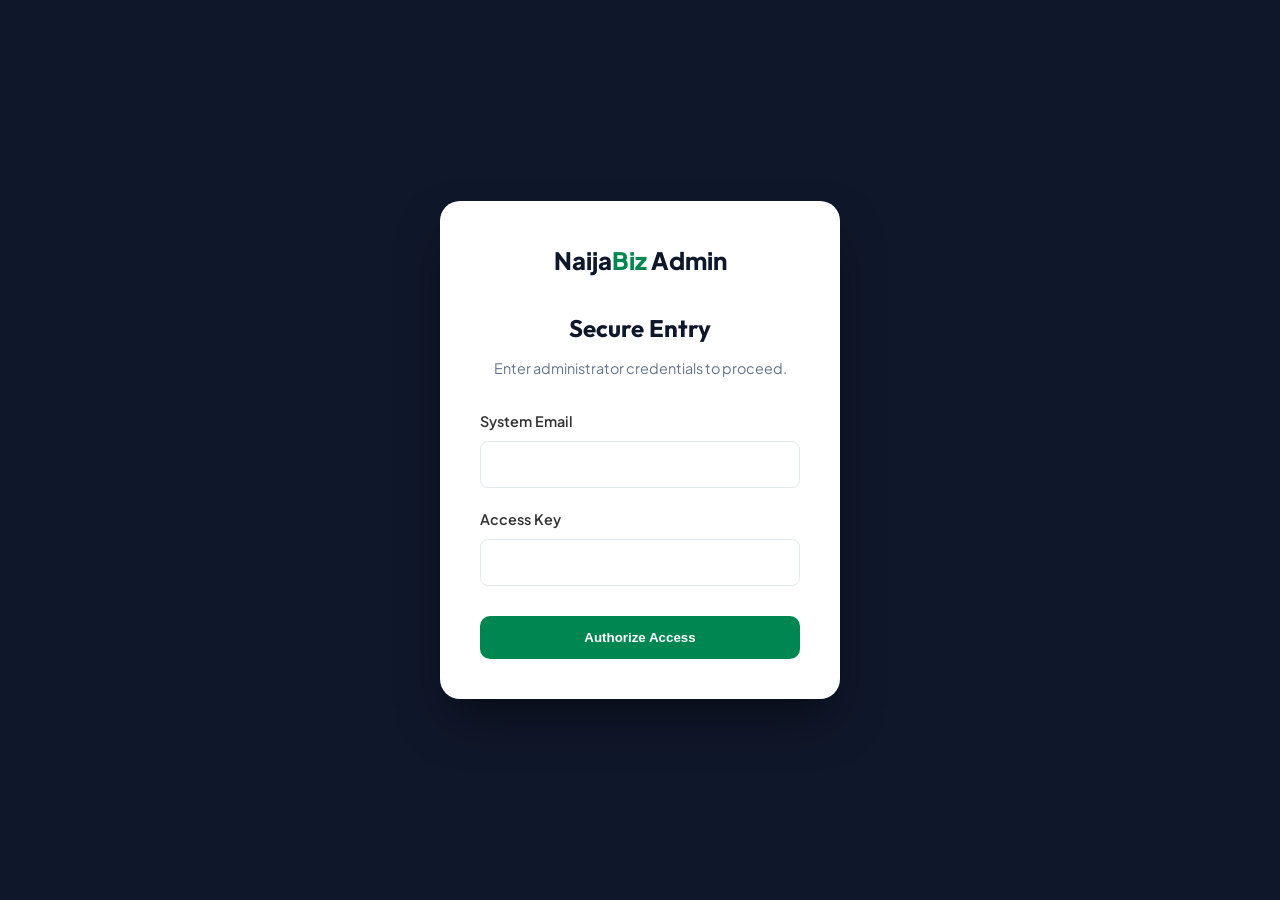
<file: pages/admin-login.html>
<!DOCTYPE html>
<html lang="en">
<head>
    <meta charset="UTF-8">
    <meta name="viewport" content="width=device-width, initial-scale=1.0">
    <title>System Access | NaijaBiz</title>
    <link rel="stylesheet" href="../css/main.css">
    <link rel="stylesheet" href="../css/forms.css">
    <link href="https://fonts.googleapis.com/css2?family=Outfit:wght@700;800&family=Plus+Jakarta+Sans:wght@400;600&display=swap" rel="stylesheet">
    <style>
        body { background-color: #0f172a; display: flex; align-items: center; justify-content: center; height: 100vh; margin: 0; font-family: 'Plus Jakarta Sans', sans-serif; }
        .login-card { background: white; padding: 40px; border-radius: 20px; width: 100%; max-width: 400px; box-shadow: 0 25px 50px -12px rgba(0, 0, 0, 0.5); }
        .logo-area { text-align: center; margin-bottom: 30px; }
        h2 { font-family: 'Outfit'; text-align: center; color: #0f172a; margin-bottom: 10px; }
        p { text-align: center; color: #64748b; font-size: 0.9rem; margin-bottom: 30px; }
        .btn-admin { width: 100%; padding: 14px; background: #008751; color: white; border: none; border-radius: 10px; font-weight: 700; cursor: pointer; transition: 0.2s; }
        .btn-admin:hover { background: #006b40; transform: translateY(-2px); }
    </style>
</head>
<body>

    <div class="login-card">
        <div class="logo-area">
            <span style="font-size: 1.5rem; font-weight: 800; color: #0f172a;">Naija<span style="color:#008751;">Biz</span> Admin</span>
        </div>
        <h2>Secure Entry</h2>
        <p>Enter administrator credentials to proceed.</p>

        <form id="adminLoginForm">
            <div class="form-group">
                <label>System Email</label>
                <input type="email" id="adminEmail" required style="width:100%; padding:12px; border:1px solid #e2e8f0; border-radius:8px;">
            </div>
            <div class="form-group" style="margin-top:20px; margin-bottom:30px;">
                <label>Access Key</label>
                <input type="password" id="adminPass" required style="width:100%; padding:12px; border:1px solid #e2e8f0; border-radius:8px;">
            </div>
            <button type="submit" class="btn-admin">Authorize Access</button>
        </form>
    </div>

    <script>
        document.getElementById('adminLoginForm').addEventListener('submit', function(e) {
            e.preventDefault();
            
            const email = document.getElementById('adminEmail').value;
            const pass = document.getElementById('adminPass').value;

            // HARDCODED SECURITY CHECK
            if (email === "adewaletunmise124@gmail.com" && pass === "Adewale@1") {
                // Create a special Admin Session
                const adminSession = {
                    email: email,
                    role: "super-admin",
                    loginTime: new Date().getTime()
                };
                localStorage.setItem('naijabiz_admin_session', JSON.stringify(adminSession));
                
                // Redirect to Panel
                window.location.href = "admin-panel.html";
            } else {
                alert("Invalid Credentials. Access Denied.");
            }
        });
    </script>
</body>
</html>
</file>
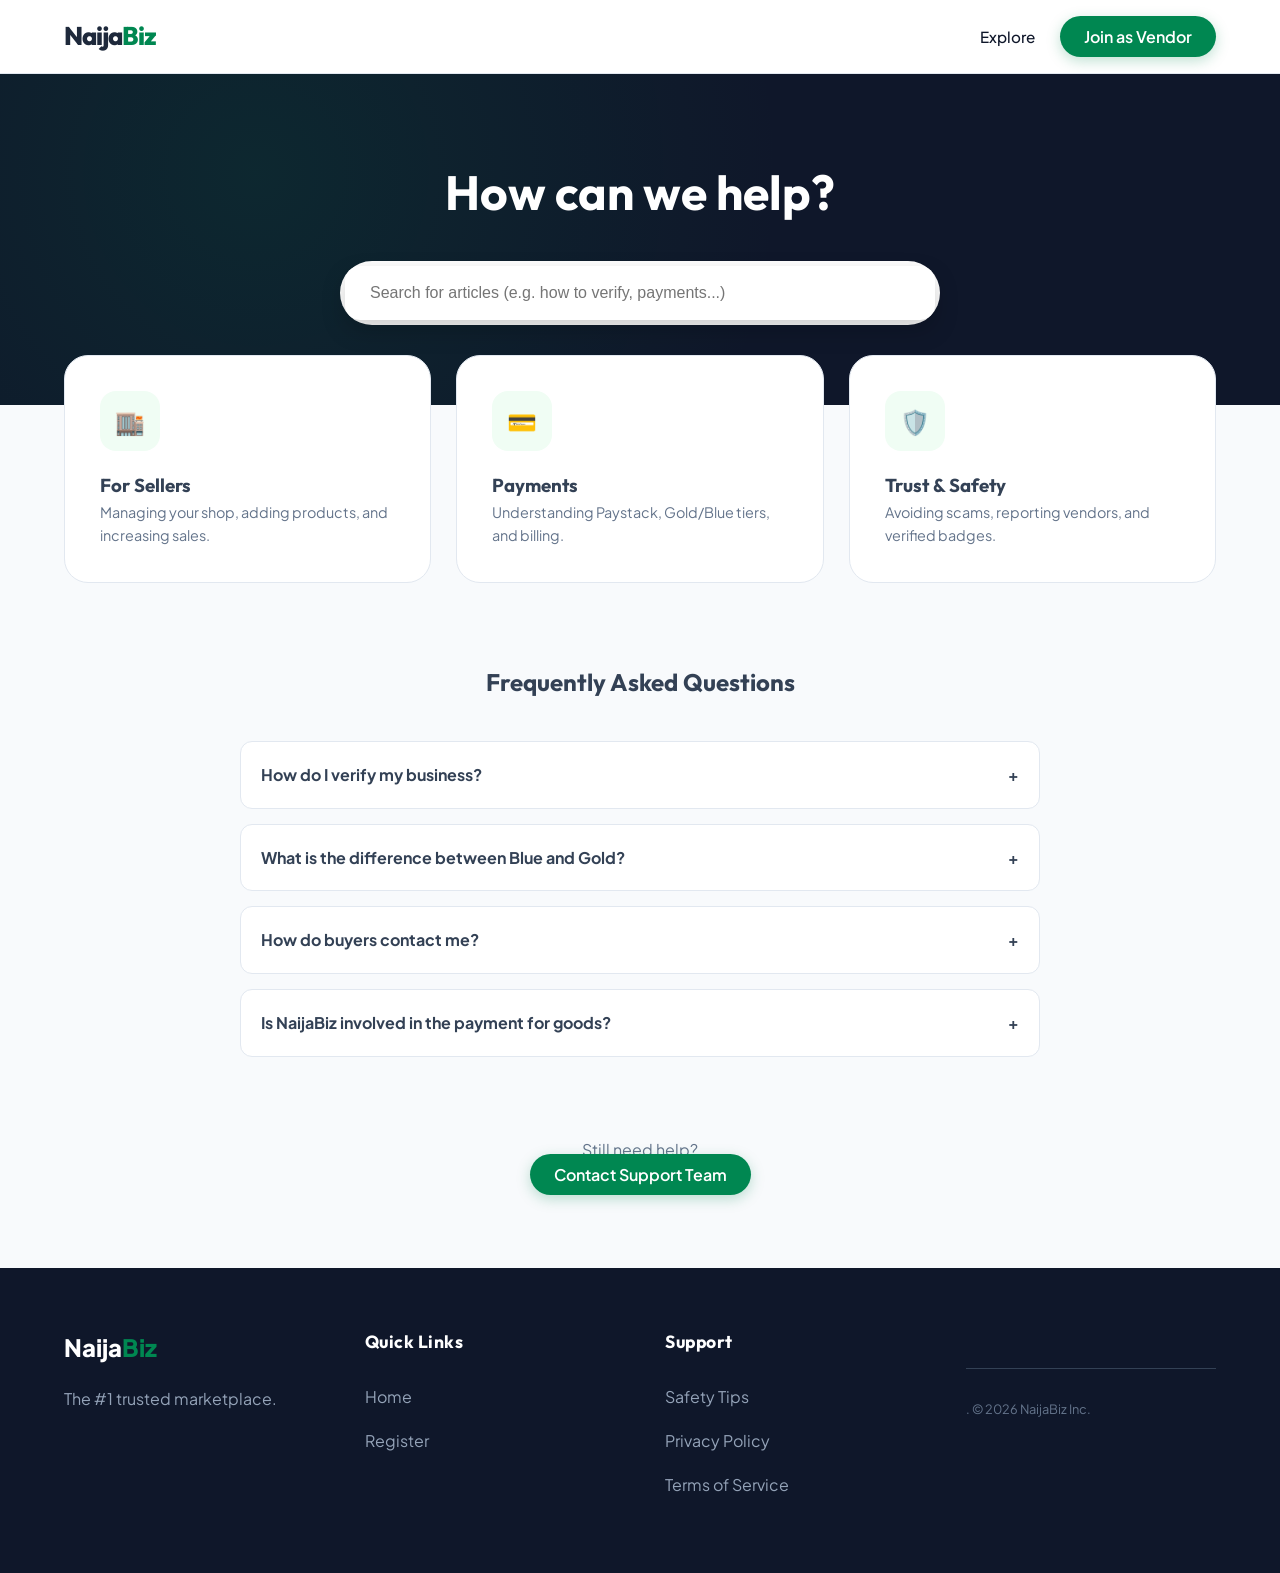
<file: pages/help.html>
<!DOCTYPE html>
<html lang="en">
<head>
    <meta charset="UTF-8">
    <meta name="viewport" content="width=device-width, initial-scale=1.0">
    <title>Help Center | NaijaBiz Support</title>
    
    <link rel="stylesheet" href="../css/main.css">
    <link href="https://fonts.googleapis.com/css2?family=Outfit:wght@700;800&family=Plus+Jakarta+Sans:wght@400;500;600;700&display=swap" rel="stylesheet">
    
    <style>
        body { background: #f8fafc; font-family: 'Plus Jakarta Sans', sans-serif; color: #334155; }
        
        /* HERO SECTION */
        .help-hero { 
            background: #0f172a; color: white; padding: 80px 0; text-align: center; 
            background-image: radial-gradient(circle at 20% 30%, rgba(0, 135, 81, 0.15) 0%, transparent 50%);
        }
        .search-box { 
            max-width: 600px; margin: 30px auto 0; position: relative; 
        }
        .search-box input { 
            width: 100%; padding: 18px 25px; border-radius: 15px; border: none; 
            font-size: 1rem; box-shadow: 0 10px 25px rgba(0,0,0,0.2); 
        }

        /* CATEGORY GRID */
        .help-grid { 
            display: grid; grid-template-columns: repeat(auto-fit, minmax(280px, 1fr)); 
            gap: 25px; margin-top: -50px; 
        }
        .help-card { 
            background: white; padding: 35px; border-radius: 24px; border: 1px solid #e2e8f0; 
            transition: 0.3s; text-decoration: none; color: inherit;
        }
        .help-card:hover { transform: translateY(-8px); box-shadow: 0 20px 40px rgba(0,0,0,0.05); border-color: #008751; }
        
        .icon-box { 
            width: 60px; height: 60px; background: #f0fdf4; border-radius: 16px; 
            display: flex; align-items: center; justify-content: center; font-size: 1.5rem; margin-bottom: 20px; 
        }

        /* FAQ ACCORDION */
        .faq-section { max-width: 800px; margin: 80px auto; }
        .faq-item { background: white; border-radius: 12px; margin-bottom: 15px; border: 1px solid #e2e8f0; overflow: hidden; }
        .faq-question { padding: 20px; font-weight: 700; cursor: pointer; display: flex; justify-content: space-between; align-items: center; }
        .faq-answer { padding: 0 20px; max-height: 0; overflow: hidden; transition: 0.3s ease-out; color: #64748b; font-size: 0.95rem; line-height: 1.6; }
        .faq-item.active .faq-answer { padding: 0 20px 20px 20px; max-height: 200px; }
        .faq-item.active .faq-question { color: #008751; }
    </style>
</head>
<body>

    <nav class="navbar" style="background: white; border-bottom: 1px solid #e2e8f0;">
        <div class="container nav-flex">
            <a href="../index.html" class="logo">Naija<span class="highlight">Biz</span></a>
            <ul class="nav-links">
                <li><a href="explore.html" style="color: #0f172a;">Explore</a></li>
                <li><a href="dashboard.html" id="navBtn" class="btn-primary">My Dashboard</a></li>
            </ul>
        </div>
    </nav>

    <header class="help-hero">
        <div class="container">
            <h1 style="font-family:'Outfit'; font-size: 3rem; margin:0;">How can we help?</h1>
            <div class="search-box">
                <input type="text" placeholder="Search for articles (e.g. how to verify, payments...)">
            </div>
        </div>
    </header>

    <main class="container">
        <div class="help-grid">
            <a href="#sellers" class="help-card">
                <div class="icon-box">🏬</div>
                <h3 style="font-family:'Outfit';">For Sellers</h3>
                <p style="font-size:0.9rem; color:#64748b;">Managing your shop, adding products, and increasing sales.</p>
            </a>
            <a href="#payments" class="help-card">
                <div class="icon-box">💳</div>
                <h3 style="font-family:'Outfit';">Payments</h3>
                <p style="font-size:0.9rem; color:#64748b;">Understanding Paystack, Gold/Blue tiers, and billing.</p>
            </a>
            <a href="#safety" class="help-card">
                <div class="icon-box">🛡️</div>
                <h3 style="font-family:'Outfit';">Trust & Safety</h3>
                <p style="font-size:0.9rem; color:#64748b;">Avoiding scams, reporting vendors, and verified badges.</p>
            </a>
        </div>

        <section class="faq-section">
            <h2 style="font-family:'Outfit'; text-align:center; margin-bottom:40px;">Frequently Asked Questions</h2>
            
            <div class="faq-item" onclick="toggleFaq(this)">
                <div class="faq-question">How do I verify my business? <span>+</span></div>
                <div class="faq-answer">Log in to your Dashboard, go to "Brand Identity," and choose a verification tier. Payments are processed securely via Paystack and your badge is activated instantly.</div>
            </div>

            <div class="faq-item" onclick="toggleFaq(this)">
                <div class="faq-question">What is the difference between Blue and Gold? <span>+</span></div>
                <div class="faq-answer">Blue Verification gives you a trust badge. Gold Premium gives you the badge PLUS a cinematic profile header and priority placement in search results.</div>
            </div>

            <div class="faq-item" onclick="toggleFaq(this)">
                <div class="faq-question">How do buyers contact me? <span>+</span></div>
                <div class="faq-answer">When you add your WhatsApp number in the dashboard, we create a direct "Order on WhatsApp" button on your profile for customers.</div>
            </div>

            <div class="faq-item" onclick="toggleFaq(this)">
                <div class="faq-question">Is NaijaBiz involved in the payment for goods? <span>+</span></div>
                <div class="faq-answer">No. We are a directory. All product payments happen directly between you and the buyer on WhatsApp. We only handle verification fees.</div>
            </div>
        </section>

        <div style="text-align:center; padding-bottom:80px;">
            <p style="color:#64748b;">Still need help?</p>
            <a href="mailto:adewaletunmise124@gmail.com" class="btn-primary" style="text-decoration:none;">Contact Support Team</a>
        </div>
    </main>

    <footer class="main-footer" style="background: #0f172a; color: white; padding: 60px 0;">
        <div class="container footer-grid">
            <div class="footer-col">
                <a href="../index.html" class="footer-logo" style="color:white; font-size:1.5rem; text-decoration:none;">Naija<span class="highlight">Biz</span></a>
                <p style="color: #94a3b8; margin-top: 10px;">The #1 trusted marketplace.</p>
            </div>
            <div class="footer-col">
                <h4>Quick Links</h4>
                <ul id="footerNav" style="list-style:none; padding:0; line-height:2;">
                    <li><a href="../index.html" style="color:#94a3b8; text-decoration:none;">Home</a></li>
                    <li id="dynamicFooterLink"><a href="register.html" style="color:#94a3b8; text-decoration:none;">Register</a></li>
                </ul>
            </div>
            <div class="footer-col">
                <h4>Support</h4>
                <ul style="list-style:none; padding:0; line-height:2;">
                    <li><a href="safety.html" style="color:#94a3b8; text-decoration:none;">Safety Tips</a></li>
                    <li><a href="privacy.html" style="color:#94a3b8; text-decoration:none;">Privacy Policy</a></li>
                    <li><a href="terms.html" style="color:#94a3b8; text-decoration:none;">Terms of Service</a></li>
                </ul>
            </div>
            <div class="footer-col">
                <p class="copyright" style="color: #64748b; font-size: 0.8rem; margin-top: 40px;">
                    <a href="admin-login.html" style="text-decoration: none; color: inherit; cursor: default;">.</a> 
                    &copy; 2026 NaijaBiz Inc.
                </p>
            </div>
        </div>
    </footer>

    <script>
        // FAQ Toggle
        function toggleFaq(element) {
            element.classList.toggle('active');
            const icon = element.querySelector('span');
            icon.textContent = element.classList.contains('active') ? '−' : '+';
        }

        // Session Logic
        const user = JSON.parse(localStorage.getItem('loggedInUser'));
        if (!user) {
            document.getElementById('navBtn').textContent = "Join as Vendor";
            document.getElementById('navBtn').href = "register.html";
        } else {
            document.getElementById('dynamicFooterLink').innerHTML = `<a href="dashboard.html" style="color:#94a3b8; text-decoration:none;">My Dashboard</a>`;
        }
    </script>
</body>
</html>
</file>
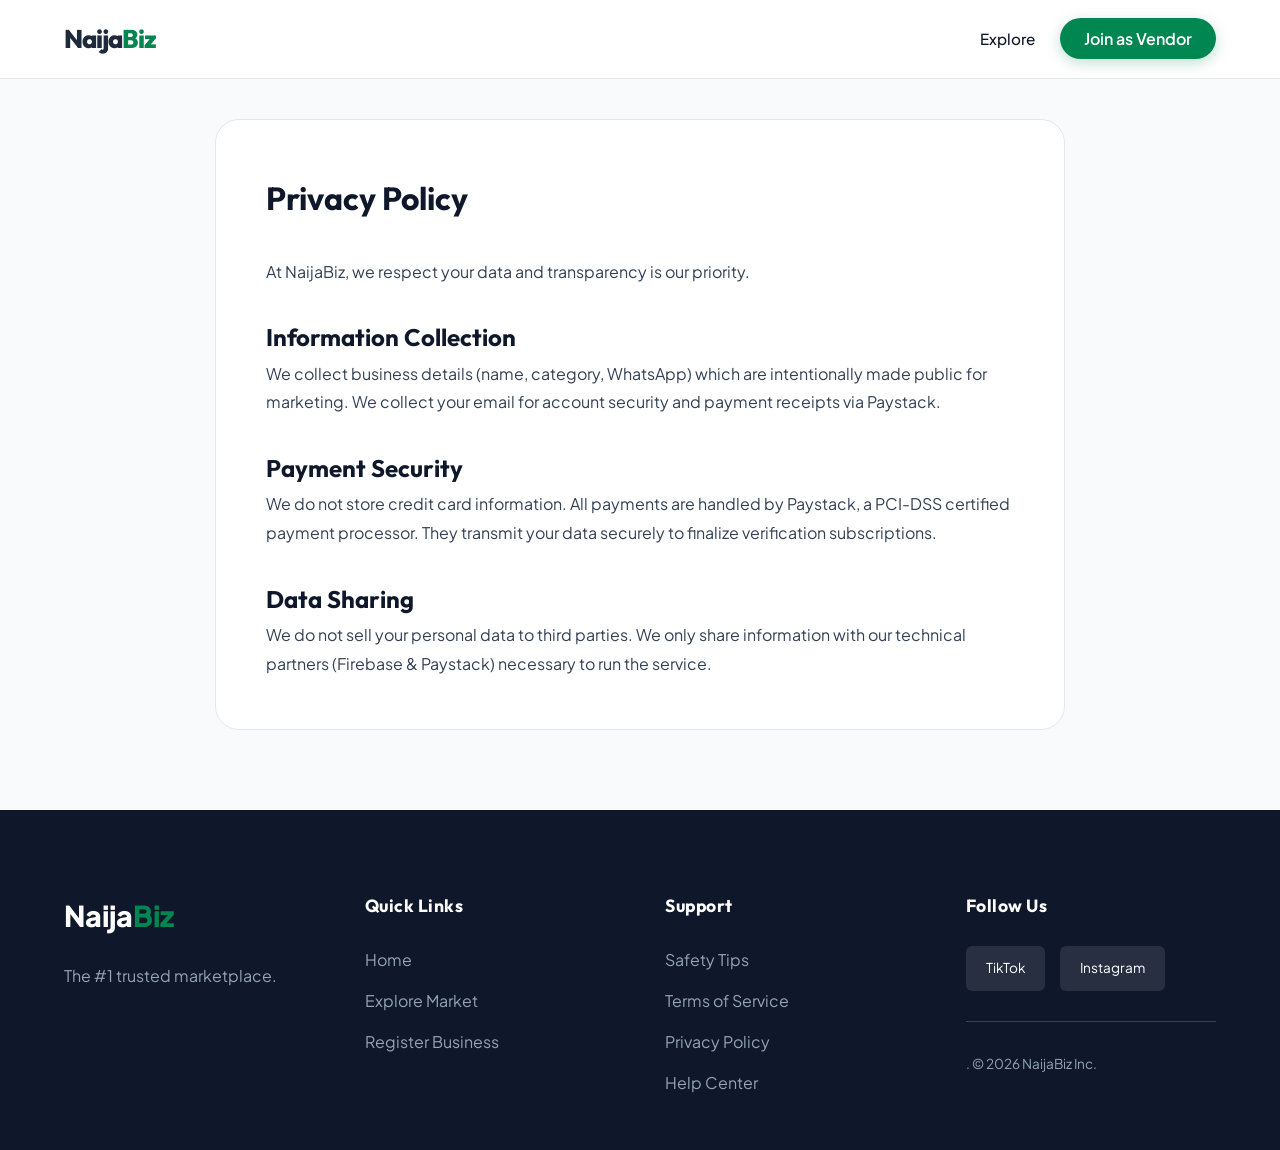
<file: pages/privacy.html>
<!DOCTYPE html>
<html lang="en">
<head>
    <meta charset="UTF-8">
    <meta name="viewport" content="width=device-width, initial-scale=1.0">
    <title>Privacy Policy | NaijaBiz</title>
    <link rel="stylesheet" href="../css/main.css">
    <link href="https://fonts.googleapis.com/css2?family=Outfit:wght@700;800&family=Plus+Jakarta+Sans:wght@400;600&display=swap" rel="stylesheet">
    <style>
        body { background: #f8fafc; font-family: 'Plus Jakarta Sans', sans-serif; line-height: 1.8; color: #334155; }
        .legal-content { max-width: 850px; margin: 40px auto 80px; background: white; padding: 50px; border-radius: 24px; border: 1px solid #e2e8f0; }
        h1 { font-family: 'Outfit'; color: #0f172a; margin-bottom: 30px; }
        h2 { color: #0f172a; margin-top: 30px; font-family: 'Outfit'; }
    </style>
</head>
<body>

    <nav class="navbar" style="background: white; border-bottom: 1px solid #e2e8f0;">
        <div class="container nav-flex">
            <a href="../index.html" class="logo">Naija<span class="highlight">Biz</span></a>
            <ul class="nav-links">
                <li><a href="explore.html" style="color: #0f172a;">Explore</a></li>
                <li><a href="dashboard.html" id="navBtn" class="btn-primary">My Dashboard</a></li>
            </ul>
        </div>
    </nav>

    <div class="container">
        <div class="legal-content">
            <h1>Privacy Policy</h1>
            <p>At NaijaBiz, we respect your data and transparency is our priority.</p>

            <h2>Information Collection</h2>
            <p>We collect business details (name, category, WhatsApp) which are intentionally made public for marketing. We collect your email for account security and payment receipts via Paystack.</p>

            <h2>Payment Security</h2>
            <p>We do not store credit card information. All payments are handled by Paystack, a PCI-DSS certified payment processor. They transmit your data securely to finalize verification subscriptions.</p>

            <h2>Data Sharing</h2>
            <p>We do not sell your personal data to third parties. We only share information with our technical partners (Firebase & Paystack) necessary to run the service.</p>
        </div>
    </div>

<footer class="main-footer">
    <div class="container footer-grid">
        <div class="footer-col">
            <a href="../index.html" class="footer-logo">Naija<span class="highlight">Biz</span></a>
            <p>The #1 trusted marketplace.</p>
        </div>

        <div class="footer-col">
            <h4>Quick Links</h4>
            <ul>
                <li><a href="../index.html">Home</a></li>
                <li><a href="explore.html">Explore Market</a></li>
                <li id="dynamicFooterLink"><a href="register.html">Register Business</a></li>
            </ul>
        </div>

        <div class="footer-col">
            <h4>Support</h4>
            <ul>
                <li><a href="safety.html">Safety Tips</a></li>
                <li><a href="terms.html">Terms of Service</a></li>
                <li><a href="privacy.html">Privacy Policy</a></li> <li><a href="help.html">Help Center</a></li>
            </ul>
        </div>

        <div class="footer-col">
            <h4>Follow Us</h4>
            <div class="social-links">
                <a href="#">TikTok</a>
                <a href="#">Instagram</a>
            </div>
            <p class="copyright">
                <a href="admin-login.html" style="text-decoration: none; color: inherit; cursor: default;">.</a> 
                &copy; 2026 NaijaBiz Inc.
            </p>
        </div>
    </div>
</footer>

<script>
    // SMART SESSION NAVIGATOR
    (function() {
        const user = JSON.parse(localStorage.getItem('loggedInUser'));
        const linkContainer = document.getElementById('dynamicFooterLink');
        
        // Path logic to prevent broken links
        const onSubPage = window.location.pathname.includes('/pages/');
        const pathPrefix = onSubPage ? "" : "pages/";

        if (user) {
            // If logged in, show Dashboard
            linkContainer.innerHTML = `<a href="${pathPrefix}dashboard.html">My Dashboard</a>`;
        } else {
            // If guest, show Register
            linkContainer.innerHTML = `<a href="${pathPrefix}register.html">Register Business</a>`;
        }
    })();
</script>

    <script>
        const sessionUser = JSON.parse(localStorage.getItem('loggedInUser'));
        if (!sessionUser) {
            const navBtn = document.getElementById('navBtn');
            navBtn.textContent = "Join as Vendor";
            navBtn.href = "register.html";
        }
    </script>
</body>
</html>
</file>
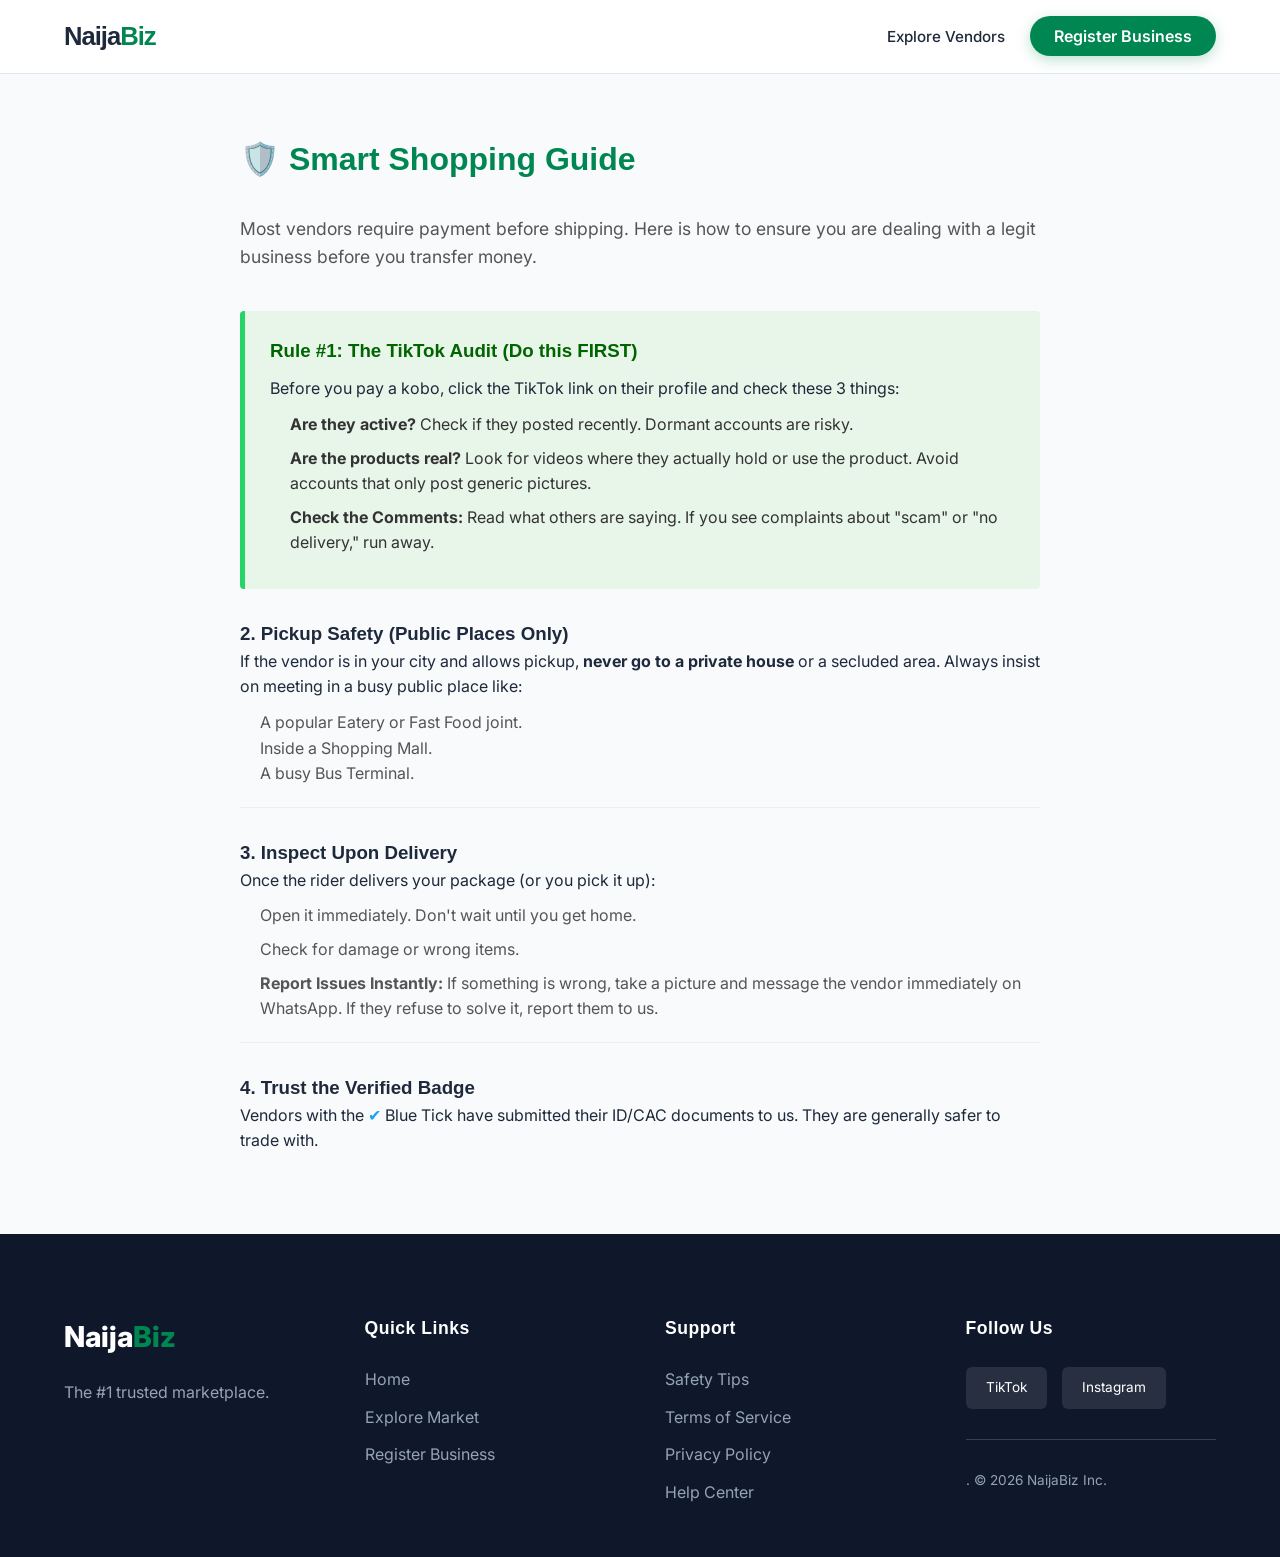
<file: pages/safety.html>
<!DOCTYPE html>
<html lang="en">
<head>
    <meta charset="UTF-8">
    <meta name="viewport" content="width=device-width, initial-scale=1.0">
    <title>Safety Tips | NaijaBiz</title>
    <link rel="stylesheet" href="../css/main.css">
    <link href="https://fonts.googleapis.com/css2?family=Inter:wght@400;600;800&display=swap" rel="stylesheet">
</head>
<body>

    <nav class="navbar">
        <div class="container nav-flex">
            <a href="../index.html" class="logo">Naija<span class="highlight">Biz</span></a>
            <ul class="nav-links">
                <li><a href="explore.html">Explore Vendors</a></li>
                <li><a href="register.html" class="btn-primary">Register Business</a></li>
            </ul>
        </div>
    </nav>

    <main class="container" style="padding: 60px 0; max-width: 800px;">
        <h1 style="color: var(--primary-color); margin-bottom: 30px;">🛡️ Smart Shopping Guide</h1>
        <p style="margin-bottom: 40px; font-size: 1.1rem; color: #555;">Most vendors require payment before shipping. Here is how to ensure you are dealing with a legit business before you transfer money.</p>
        
        <div style="background: #e8f5e9; border-left: 5px solid #25D366; padding: 25px; margin-bottom: 30px; border-radius: 4px;">
            <h3 style="color: #006400; margin-bottom: 10px;">Rule #1: The TikTok Audit (Do this FIRST)</h3>
            <p>Before you pay a kobo, click the TikTok link on their profile and check these 3 things:</p>
            <ul style="margin-top: 10px; margin-left: 20px; color: #333;">
                <li style="margin-bottom: 8px;"><strong>Are they active?</strong> Check if they posted recently. Dormant accounts are risky.</li>
                <li style="margin-bottom: 8px;"><strong>Are the products real?</strong> Look for videos where they actually hold or use the product. Avoid accounts that only post generic pictures.</li>
                <li style="margin-bottom: 8px;"><strong>Check the Comments:</strong> Read what others are saying. If you see complaints about "scam" or "no delivery," run away.</li>
            </ul>
        </div>

        <div style="margin-bottom: 30px; border-bottom: 1px solid #eee; padding-bottom: 20px;">
            <h3>2. Pickup Safety (Public Places Only)</h3>
            <p>If the vendor is in your city and allows pickup, <strong>never go to a private house</strong> or a secluded area. Always insist on meeting in a busy public place like:</p>
            <ul style="margin-top: 10px; margin-left: 20px; color: #555;">
                <li>A popular Eatery or Fast Food joint.</li>
                <li>Inside a Shopping Mall.</li>
                <li>A busy Bus Terminal.</li>
            </ul>
        </div>

        <div style="margin-bottom: 30px; border-bottom: 1px solid #eee; padding-bottom: 20px;">
            <h3>3. Inspect Upon Delivery</h3>
            <p>Once the rider delivers your package (or you pick it up):</p>
            <ul style="margin-top: 10px; margin-left: 20px; color: #555;">
                <li style="margin-bottom: 8px;">Open it immediately. Don't wait until you get home.</li>
                <li style="margin-bottom: 8px;">Check for damage or wrong items.</li>
                <li><strong>Report Issues Instantly:</strong> If something is wrong, take a picture and message the vendor immediately on WhatsApp. If they refuse to solve it, report them to us.</li>
            </ul>
        </div>

        <div style="margin-bottom: 20px;">
            <h3>4. Trust the Verified Badge</h3>
            <p>Vendors with the <span style="color:#1DA1F2;">✔</span> Blue Tick have submitted their ID/CAC documents to us. They are generally safer to trade with.</p>
        </div>
    </main>

<footer class="main-footer">
    <div class="container footer-grid">
        <div class="footer-col">
            <a href="../index.html" class="footer-logo">Naija<span class="highlight">Biz</span></a>
            <p>The #1 trusted marketplace.</p>
        </div>

        <div class="footer-col">
            <h4>Quick Links</h4>
            <ul>
                <li><a href="../index.html">Home</a></li>
                <li><a href="explore.html">Explore Market</a></li>
                <li id="dynamicFooterLink"><a href="register.html">Register Business</a></li>
            </ul>
        </div>

        <div class="footer-col">
            <h4>Support</h4>
            <ul>
                <li><a href="safety.html">Safety Tips</a></li>
                <li><a href="terms.html">Terms of Service</a></li>
                <li><a href="privacy.html">Privacy Policy</a></li> <li><a href="help.html">Help Center</a></li>
            </ul>
        </div>

        <div class="footer-col">
            <h4>Follow Us</h4>
            <div class="social-links">
                <a href="#">TikTok</a>
                <a href="#">Instagram</a>
            </div>
            <p class="copyright">
                <a href="admin-login.html" style="text-decoration: none; color: inherit; cursor: default;">.</a> 
                &copy; 2026 NaijaBiz Inc.
            </p>
        </div>
    </div>
</footer>

<script>
    // SMART SESSION NAVIGATOR
    (function() {
        const user = JSON.parse(localStorage.getItem('loggedInUser'));
        const linkContainer = document.getElementById('dynamicFooterLink');
        
        // Path logic to prevent broken links
        const onSubPage = window.location.pathname.includes('/pages/');
        const pathPrefix = onSubPage ? "" : "pages/";

        if (user) {
            // If logged in, show Dashboard
            linkContainer.innerHTML = `<a href="${pathPrefix}dashboard.html">My Dashboard</a>`;
        } else {
            // If guest, show Register
            linkContainer.innerHTML = `<a href="${pathPrefix}register.html">Register Business</a>`;
        }
    })();
</script>

</body>
</html>
</file>
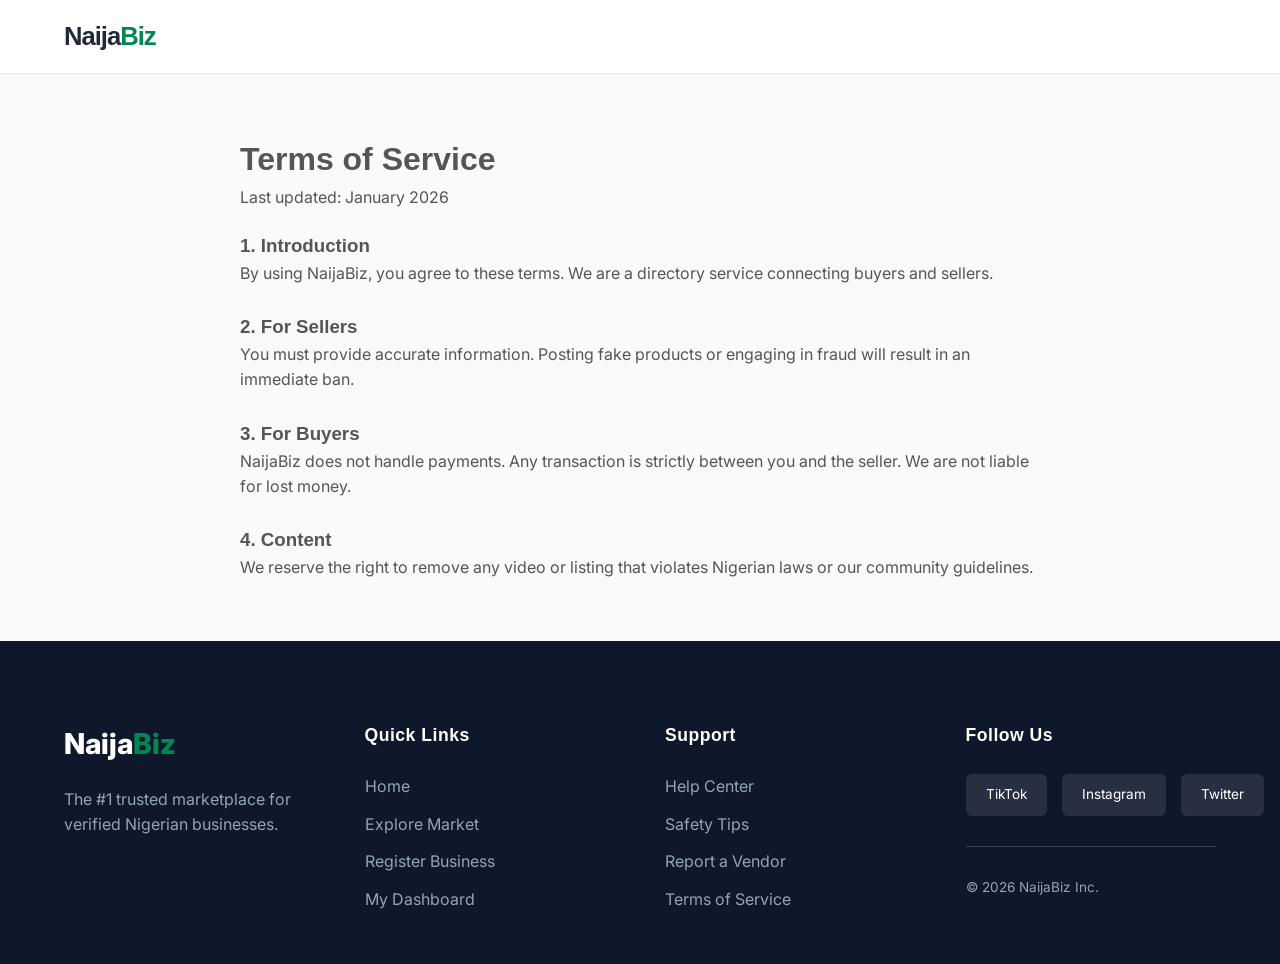
<file: pages/terms.html>
<!DOCTYPE html>
<html lang="en">
<head>
    <meta charset="UTF-8">
    <meta name="viewport" content="width=device-width, initial-scale=1.0">
    <title>Terms of Service | NaijaBiz</title>
    <link rel="stylesheet" href="../css/main.css">
    <link href="https://fonts.googleapis.com/css2?family=Inter:wght@400;600;800&display=swap" rel="stylesheet">
</head>
<body>

    <nav class="navbar">
        <div class="container nav-flex">
            <a href="../index.html" class="logo">Naija<span class="highlight">Biz</span></a>
        </div>
    </nav>

    <main class="container" style="padding: 60px 0; max-width: 800px; color:#555;">
        <h1>Terms of Service</h1>
        <p style="margin-bottom:20px;">Last updated: January 2026</p>

        <h3>1. Introduction</h3>
        <p>By using NaijaBiz, you agree to these terms. We are a directory service connecting buyers and sellers.</p>
        <br>

        <h3>2. For Sellers</h3>
        <p>You must provide accurate information. Posting fake products or engaging in fraud will result in an immediate ban.</p>
        <br>

        <h3>3. For Buyers</h3>
        <p>NaijaBiz does not handle payments. Any transaction is strictly between you and the seller. We are not liable for lost money.</p>
        <br>

        <h3>4. Content</h3>
        <p>We reserve the right to remove any video or listing that violates Nigerian laws or our community guidelines.</p>
    </main>

<footer class="main-footer">
        <div class="container footer-grid">
            
            <div class="footer-col">
                <a href="../index.html" class="footer-logo">Naija<span class="highlight">Biz</span></a>
                <p>The #1 trusted marketplace for verified Nigerian businesses.</p>
            </div>

            <div class="footer-col">
                <h4>Quick Links</h4>
                <ul>
                    <li><a href="../index.html">Home</a></li>
                    <li><a href="explore.html">Explore Market</a></li>
                    <li><a href="register.html">Register Business</a></li>
                    <li><a href="dashboard.html">My Dashboard</a></li>
                </ul>
            </div>

            <div class="footer-col">
                <h4>Support</h4>
                <ul>
                    <li><a href="help.html">Help Center</a></li>
                    <li><a href="safety.html">Safety Tips</a></li>
                    <li><a href="report.html">Report a Vendor</a></li>
                    <li><a href="terms.html">Terms of Service</a></li>
                </ul>
            </div>

            <div class="footer-col">
                <h4>Follow Us</h4>
                <div class="social-links">
                    <a href="#">TikTok</a>
                    <a href="#">Instagram</a>
                    <a href="#">Twitter</a>
                </div>
                <p class="copyright">&copy; 2026 NaijaBiz Inc.</p>
            </div>

        </div>
    </footer>
</body>
</html>
</file>
<file: css/main.css>
/* --- 1. VARIABLES --- */
:root {
    --primary-color: #008751; /* Classic Nigeria Green */
    --primary-dark: #006039;
    --accent-color: #FFD700;  /* Gold */
    --dark-bg: #0f172a;       /* Deep Navy/Black for footer */
    --text-dark: #1e293b;
    --text-gray: #64748b;
    --bg-light: #f8fafc;
    --white: #ffffff;
    
    /* Fonts */
    --font-head: 'Outfit', sans-serif;
    --font-body: 'Inter', sans-serif;
}

/* --- 2. GLOBAL RESET --- */
* {
    margin: 0;
    padding: 0;
    box-sizing: border-box;
}

body {
    font-family: var(--font-body);
    background-color: var(--bg-light);
    color: var(--text-dark);
    line-height: 1.6;
    -webkit-font-smoothing: antialiased;
}

h1, h2, h3, h4, .logo {
    font-family: var(--font-head);
}

.container {
    width: 90%;
    max-width: 1200px;
    margin: 0 auto;
}

a { text-decoration: none; color: inherit; transition: 0.3s; }
ul { list-style: none; }

/* --- 3. NAVBAR --- */
.navbar {
    background: rgba(255, 255, 255, 0.95);
    backdrop-filter: blur(10px); /* Frosted glass effect */
    padding: 1rem 0;
    position: sticky;
    top: 0;
    z-index: 100;
    border-bottom: 1px solid #e2e8f0;
}

.nav-flex {
    display: flex;
    justify-content: space-between;
    align-items: center;
}

.logo {
    font-size: 1.6rem;
    font-weight: 800;
    color: var(--text-dark);
    letter-spacing: -1px;
}

.logo .highlight { color: var(--primary-color); }

.nav-links {
    display: flex;
    gap: 25px;
    align-items: center;
}

.nav-links a:not(.btn-primary) {
    font-weight: 500;
    font-size: 0.95rem;
    color: var(--text-dark);
}

.nav-links a:not(.btn-primary):hover {
    color: var(--primary-color);
}

/* Buttons */
.btn-primary {
    background-color: var(--primary-color);
    color: var(--white);
    padding: 10px 24px;
    border-radius: 50px;
    font-weight: 600;
    box-shadow: 0 4px 14px rgba(0, 135, 81, 0.25);
    transition: transform 0.2s, box-shadow 0.2s;
}

.btn-primary:hover {
    background-color: var(--primary-dark);
    transform: translateY(-2px);
    box-shadow: 0 6px 20px rgba(0, 135, 81, 0.35);
}

/* --- 4. HERO SECTION --- */
.hero {
    background: url('https://images.unsplash.com/photo-1577412647305-991150c7d163?ixlib=rb-1.2.1&auto=format&fit=crop&w=1600&q=80');
    background-size: cover;
    background-position: center;
    position: relative;
    height: 600px;
    display: flex;
    align-items: center;
    color: var(--white);
    text-align: center;
}

/* Dark Overlay */
.hero-overlay {
    background: linear-gradient(135deg, rgba(0,20,10,0.85) 0%, rgba(0,60,30,0.7) 100%);
    width: 100%;
    height: 100%;
    display: flex;
    align-items: center;
    justify-content: center;
}

.hero-content {
    max-width: 700px;
}

.hero-badge {
    background: rgba(255,255,255,0.1);
    border: 1px solid rgba(255,255,255,0.2);
    padding: 6px 16px;
    border-radius: 20px;
    font-size: 0.85rem;
    font-weight: 600;
    text-transform: uppercase;
    letter-spacing: 1px;
    margin-bottom: 20px;
    display: inline-block;
}

.hero h1 {
    font-size: 3.5rem;
    line-height: 1.1;
    margin-bottom: 1.5rem;
    font-weight: 800;
}

.text-gradient {
    background: linear-gradient(90deg, #4ade80, #22c55e);
    -webkit-background-clip: text;
    -webkit-text-fill-color: transparent;
}

.hero p {
    font-size: 1.25rem;
    color: #cbd5e1;
    margin-bottom: 2.5rem;
}

/* Search Box */
.search-box-wrapper {
    background: rgba(255, 255, 255, 0.2);
    padding: 10px;
    border-radius: 60px;
    backdrop-filter: blur(5px);
    display: inline-block;
    width: 100%;
}

.search-box {
    background: var(--white);
    padding: 5px;
    border-radius: 50px;
    display: flex;
    align-items: center;
}

.search-box input {
    border: none;
    outline: none;
    flex: 1;
    padding: 15px 25px;
    font-size: 1rem;
    border-radius: 50px;
}

.btn-search {
    background-color: var(--text-dark);
    color: var(--white);
    border: none;
    padding: 15px 40px;
    border-radius: 50px;
    cursor: pointer;
    font-weight: 700;
    transition: 0.3s;
}

.btn-search:hover { background-color: #000; }

.trust-signals {
    display: flex;
    justify-content: center;
    gap: 30px;
    margin-top: 30px;
    font-size: 0.9rem;
    color: #e2e8f0;
}

/* --- 5. STATS STRIP --- */
.stats-strip {
    background: var(--text-dark);
    color: white;
    padding: 40px 0;
    margin-top: -5px; /* Removes tiny gap */
}

.stats-flex {
    display: flex;
    justify-content: space-around;
    text-align: center;
}

.stat-item h3 {
    font-size: 2.5rem;
    color: var(--primary-color);
    margin-bottom: 5px;
}

.stat-item p {
    font-size: 0.9rem;
    opacity: 0.8;
    text-transform: uppercase;
    letter-spacing: 1px;
}

/* --- 6. SECTIONS --- */
.section-gap { padding: 80px 0; }

.section-header {
    margin-bottom: 40px;
    display: flex;
    justify-content: space-between;
    align-items: flex-end;
}

.section-header h2 {
    font-size: 2rem;
    color: var(--text-dark);
    margin-bottom: 5px;
}

.sub-text {
    color: var(--text-gray);
    font-size: 1.1rem;
}

.view-all-link {
    color: var(--primary-color);
    font-weight: 600;
    font-size: 1rem;
}

/* Center aligned header variant */
.section-header.center-text {
    flex-direction: column;
    align-items: center;
    text-align: center;
}

.header-line {
    width: 60px;
    height: 4px;
    background: var(--primary-color);
    margin-top: 20px;
    border-radius: 2px;
}

/* --- 7. HOW IT WORKS --- */
.steps-grid {
    display: grid;
    grid-template-columns: repeat(auto-fit, minmax(250px, 1fr));
    gap: 40px;
    margin-top: 50px;
}

.step-card {
    text-align: center;
    padding: 30px;
    background: white;
    border-radius: 16px;
    border: 1px solid #f1f5f9;
    box-shadow: 0 10px 30px rgba(0,0,0,0.03);
    transition: 0.3s;
}

.step-card:hover { transform: translateY(-10px); }

.step-number {
    width: 50px;
    height: 50px;
    background: var(--primary-color);
    color: white;
    font-size: 1.5rem;
    font-weight: 800;
    border-radius: 50%;
    display: flex;
    align-items: center;
    justify-content: center;
    margin: 0 auto 20px auto;
}

.step-card h3 { margin-bottom: 10px; font-size: 1.2rem; }
.step-card p { color: var(--text-gray); font-size: 0.95rem; }

/* --- 8. CTA SECTION --- */
.cta-section {
    background: linear-gradient(rgba(0,0,0,0.8), rgba(0,0,0,0.8)), url('https://images.unsplash.com/photo-1556761175-b413da4baf72?ixlib=rb-1.2.1&auto=format&fit=crop&w=1600&q=80');
    background-size: cover;
    background-attachment: fixed; /* Parallax effect */
    text-align: center;
    color: white;
    padding: 100px 0;
    margin-top: 80px;
}

.cta-section h2 { font-size: 2.5rem; margin-bottom: 15px; }
.cta-section p { font-size: 1.2rem; opacity: 0.9; margin-bottom: 30px; }

.btn-cta {
    background: var(--white);
    color: var(--text-dark);
    padding: 15px 40px;
    border-radius: 50px;
    font-weight: 700;
    font-size: 1.1rem;
    display: inline-block;
}

.btn-cta:hover {
    background: var(--accent-color);
    transform: scale(1.05);
}

/* --- 9. FOOTER STYLING --- */
.main-footer {
    background-color: var(--dark-bg);
    color: #94a3b8;
    padding: 80px 0 40px 0;
    margin-top: 0; /* Connected to content above */
}

.footer-grid {
    display: grid;
    grid-template-columns: repeat(auto-fit, minmax(200px, 1fr));
    gap: 50px;
}

.footer-logo {
    font-size: 1.8rem;
    font-weight: 800;
    color: white;
    display: block;
    margin-bottom: 20px;
}
.footer-logo .highlight { color: var(--primary-color); }

.footer-col h4 { color: white; margin-bottom: 25px; font-size: 1.1rem; letter-spacing: 0.5px; }
.footer-col ul li { margin-bottom: 12px; }
.footer-col ul li a:hover { color: var(--primary-color); padding-left: 5px; }

.social-links { display: flex; gap: 15px; margin-bottom: 25px; }
.social-links a {
    background: rgba(255,255,255,0.1);
    color: white;
    padding: 10px 20px;
    border-radius: 6px;
    font-size: 0.85rem;
}
.social-links a:hover { background: var(--primary-color); }

.copyright {
    border-top: 1px solid #334155;
    padding-top: 30px;
    margin-top: 30px;
    font-size: 0.85rem;
}
/* --- MOBILE HEADER OPTIMIZATION --- */
@media (max-width: 768px) {
    /* Tighten the container padding */
    .navbar .container {
        padding: 0 15px;
    }

    /* Hide standard text links (Home, Explore, etc.) on mobile */
    .nav-links li {
        display: none;
    }

    /* ONLY show the last item (The Button) */
    .nav-links li:last-child {
        display: block;
    }

    /* Ensure the logo and button are on opposite sides */
    .nav-flex {
        justify-content: space-between;
    }

    /* Make the button slightly smaller for mobile screens */
    .btn-primary {
        padding: 10px 18px;
        font-size: 0.85rem;
    }
}
</file>
<file: css/forms.css>
/* Center the form on the page */
.form-container {
    max-width: 500px;
    margin: 50px auto;
    background: white;
    padding: 40px;
    border-radius: 12px;
    box-shadow: 0 4px 20px rgba(0,0,0,0.08);
    border: 1px solid #eee;
}

.form-header {
    text-align: center;
    margin-bottom: 30px;
}

.form-header h2 {
    color: var(--text-dark); /* Uses variable from main.css */
    margin-bottom: 10px;
}

.form-header p {
    color: var(--text-gray);
    font-size: 0.9rem;
}

/* Input Groups */
.form-group {
    margin-bottom: 20px;
}

.form-group label {
    display: block;
    font-weight: 600;
    margin-bottom: 8px;
    font-size: 0.9rem;
    color: #333;
}

/* Inputs & Textareas */
input, select, textarea {
    width: 100%;
    padding: 12px;
    border: 2px solid #eee;
    border-radius: 8px;
    font-size: 1rem;
    font-family: inherit;
    transition: 0.3s;
}

/* The Premium "Focus" Effect (Changes color when you click) */
input:focus, select:focus, textarea:focus {
    border-color: var(--primary-color); /* Green border */
    outline: none;
    background-color: #fbfbfb;
}

/* Special styling for the Phone Number area */
.input-wrapper {
    display: flex;
    align-items: center;
    border: 2px solid #eee;
    border-radius: 8px;
    overflow: hidden;
}

.input-wrapper:focus-within {
    border-color: var(--primary-color);
}

.input-wrapper .prefix {
    background: #eee;
    padding: 12px;
    font-weight: bold;
    color: #555;
}

.input-wrapper input {
    border: none; /* Remove border since wrapper has it */
    border-radius: 0;
}

/* Helper text (small instructions) */
small {
    display: block;
    margin-top: 5px;
    color: #888;
    font-size: 0.8rem;
}

/* Submit Button */
.btn-submit {
    width: 100%;
    padding: 15px;
    background-color: var(--primary-color);
    color: white;
    border: none;
    border-radius: 8px;
    font-size: 1rem;
    font-weight: bold;
    cursor: pointer;
    margin-top: 10px;
    transition: 0.3s;
}

.btn-submit:hover {
    background-color: var(--primary-dark);
}
</file>
